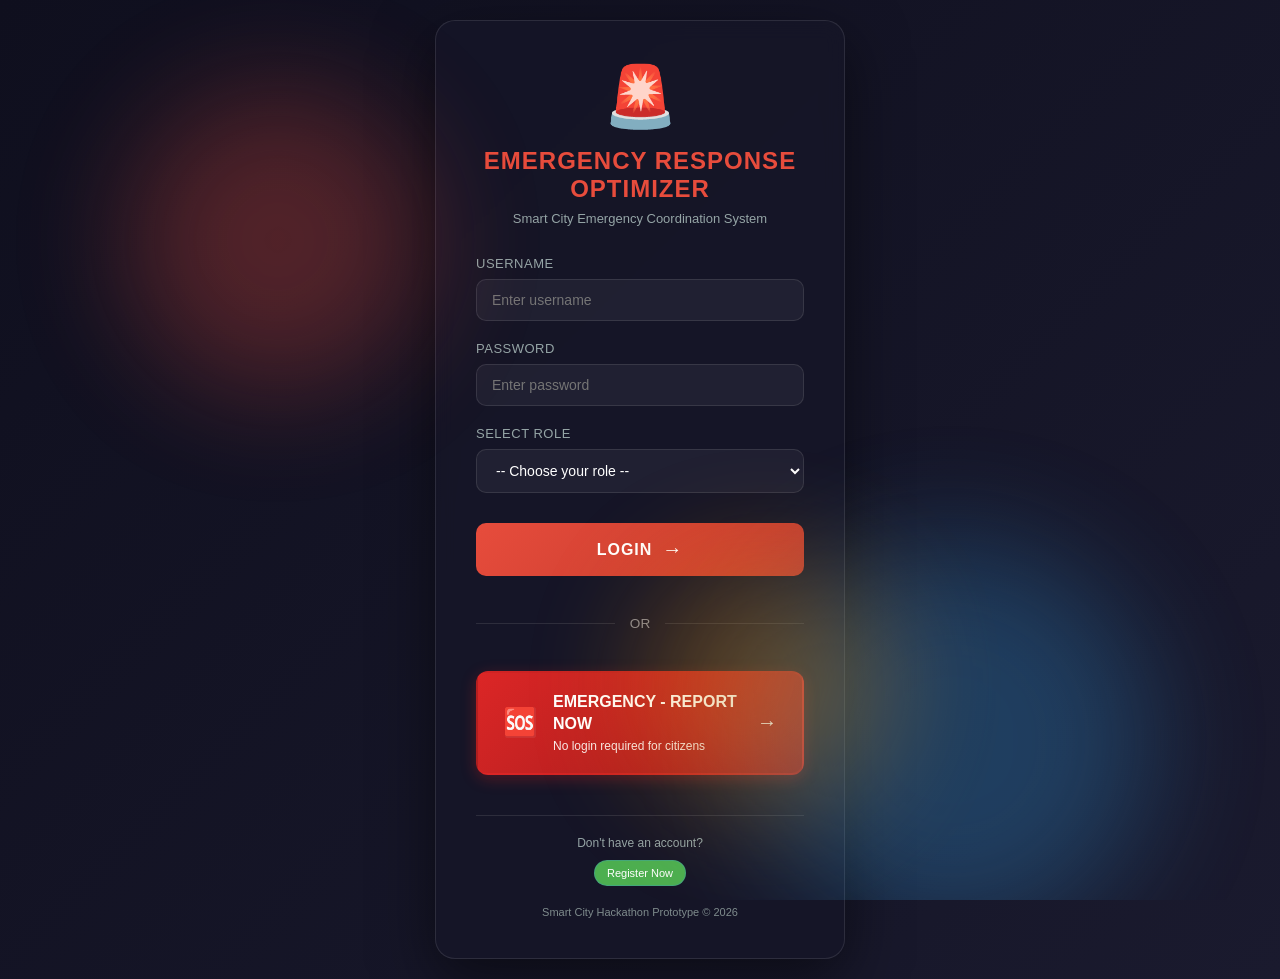
<file: index.html>
<!DOCTYPE html>
<html lang="en">
<head>
    <meta charset="UTF-8">
    <meta name="viewport" content="width=device-width, initial-scale=1.0">
    <title>ERO - Login</title>
    <link rel="stylesheet" href="style.css">
</head>
<body class="login-page">
    <!-- Login Container -->
    <div class="login-container">
        <!-- Background Animation -->
        <div class="login-bg">
            <div class="animated-circle circle-1"></div>
            <div class="animated-circle circle-2"></div>
            <div class="animated-circle circle-3"></div>
        </div>

        <!-- Login Box -->
        <div class="login-box">
            <!-- Logo & Title -->
            <div class="login-header">
                <div class="login-logo">🚨</div>
                <h1>Emergency Response Optimizer</h1>
                <p class="login-subtitle">Smart City Emergency Coordination System</p>
            </div>

            <!-- Login Form -->
            <form id="loginForm" class="login-form">
                <!-- Username -->
                <div class="form-group">
                    <label for="username">Username</label>
                    <input 
                        type="text" 
                        id="username" 
                        name="username" 
                        placeholder="Enter username"
                        required
                    >
                </div>

                <!-- Password -->
                <div class="form-group">
                    <label for="password">Password</label>
                    <input 
                        type="password" 
                        id="password" 
                        name="password" 
                        placeholder="Enter password"
                        required
                    >
                </div>

                <!-- Role Selection -->
                <div class="form-group">
                    <label for="role">Select Role</label>
                    <select id="role" name="role" required>
                        <option value="">-- Choose your role --</option>
                        <option value="CITIZEN">👤 Citizen</option>
                        <option value="AMBULANCE">🚑 Ambulance Driver</option>
                        <option value="TRAFFIC">👮 Traffic Police</option>
                        <option value="HOSPITAL">🏥 Hospital Staff</option>
                        <option value="CONTROL">🎛️ Admin</option>
                    </select>
                </div>

                <!-- Login Button -->
                <button type="submit" class="login-btn">
                    <span>LOGIN</span>
                    <span class="login-arrow">→</span>
                </button>

                <!-- Emergency Access Button (No Login Required) -->
                <div class="emergency-access-divider">
                    <span>OR</span>
                </div>
                <a href="dashboard.html?citizen=true" class="emergency-access-btn">
                    <span class="emergency-icon">🆘</span>
                    <div class="emergency-text">
                        <strong>EMERGENCY - REPORT NOW</strong>
                        <small>No login required for citizens</small>
                    </div>
                    <span class="emergency-arrow">→</span>
                </a>

                <!-- Quick Login Hints -->
                <div class="login-hints">
                    <p class="hint-title">Don't have an account?</p>
                    <div class="hints-grid">
                        <button type="button" onclick="showRegisterForm()" class="hint-badge" style="cursor: pointer; background: #4CAF50; color: white;">Register Now</button>
                    </div>
                </div>
            </form>

            <!-- Footer -->
            <div class="login-footer">
                <p>Smart City Hackathon Prototype © 2026</p>
            </div>
        </div>
    </div>

    <!-- Notification Toast -->
    <div id="notificationToast" class="notification-toast hidden"></div>

    <!-- Login Script -->
    <script>
        const API_BASE_URL = 'https://lifeline-qkav.onrender.com/api';
        
        // Show registration form
        function showRegisterForm() {
            const username = prompt('Enter username:');
            if (!username) return;
            
            const password = prompt('Enter password:');
            if (!password) return;
            
            const fullName = prompt('Enter full name:');
            if (!fullName) return;
            
            const phone = prompt('Enter phone number:');
            const email = prompt('Enter email (optional):') || '';
            
            const role = prompt('Enter role:\n1. ADMIN\n2. AMBULANCE_DRIVER\n3. HOSPITAL_STAFF\n4. TRAFFIC_POLICE\n5. CITIZEN\n\nEnter number (1-5):');
            
            const roleMap = {
                '1': 'CONTROL',
                '2': 'AMBULANCE', 
                '3': 'HOSPITAL',
                '4': 'TRAFFIC',
                '5': 'CITIZEN'
            };
            
            const selectedRole = roleMap[role];
            if (!selectedRole) {
                showNotification('Invalid role selection', true);
                return;
            }
            
            registerUser(username, password, fullName, phone, email, selectedRole);
        }
        
        // Register new user
        async function registerUser(username, password, fullName, phone, email, role) {
            try {
                showNotification('Creating account...', false);
                
                const response = await fetch(`${API_BASE_URL}/auth/register`, {
                    method: 'POST',
                    headers: {
                        'Content-Type': 'application/json'
                    },
                    body: JSON.stringify({
                        username: username,
                        password: password,
                        fullName: fullName,
                        phone: phone,
                        email: email,
                        role: role
                    })
                });
                
                if (!response.ok) {
                    const error = await response.json();
                    throw new Error(error.error || 'Registration failed');
                }
                
                showNotification('Registration successful! Please login.', false);
                
            } catch (error) {
                console.error('Registration failed:', error);
                showNotification('Registration failed: ' + error.message, true);
            }
        }
        
        // Login Form Handler
        document.getElementById('loginForm').addEventListener('submit', async function(e) {
            e.preventDefault();
            
            const username = document.getElementById('username').value.trim();
            const password = document.getElementById('password').value.trim();
            const role = document.getElementById('role').value;
            
            // Validation
            if (!username || !password || !role) {
                showNotification('Please fill all fields', true);
                return;
            }
            
            try {
                showNotification('Connecting to server... (may take 30-60 seconds on first request)', false);
                
                // Call backend login API with timeout
                const controller = new AbortController();
                const timeoutId = setTimeout(() => controller.abort(), 90000); // 90 second timeout
                
                const response = await fetch(`${API_BASE_URL}/auth/login`, {
                    method: 'POST',
                    headers: {
                        'Content-Type': 'application/json'
                    },
                    body: JSON.stringify({
                        username: username,
                        password: password
                    }),
                    signal: controller.signal
                });
                
                clearTimeout(timeoutId);
                
                if (!response.ok) {
                    const errorData = await response.json().catch(() => ({}));
                    throw new Error(errorData.error || 'Invalid credentials');
                }
                
                const data = await response.json();
                
                // Extract user info from response
                const user = data.user || data;
                const token = data.token;
                
                // Verify role matches
                const userRole = user.role || data.role;
                if (userRole !== role) {
                    showNotification(`Invalid role! This account is registered as ${userRole}`, true);
                    return;
                }
                
                // Map backend roles to dashboard roles
                const roleToDashboard = {
                    'CITIZEN': 'citizen',
                    'AMBULANCE': 'ambulance',
                    'HOSPITAL': 'hospital',
                    'TRAFFIC': 'traffic',
                    'CONTROL': 'control'
                };
                
                const dashboardRole = roleToDashboard[role] || role.toLowerCase();
                
                // Store user data in localStorage
                const userData = {
                    username: username,
                    role: dashboardRole,
                    token: token,
                    userId: user.id || data.userId,
                    fullName: user.fullName || user.full_name,
                    loginTime: new Date().toISOString()
                };
                
                localStorage.setItem('eroUser', JSON.stringify(userData));
                
                // Show success notification
                showNotification('Login successful! Redirecting...', false);
                
                // Redirect to dashboard after short delay
                setTimeout(() => {
                    window.location.href = 'dashboard.html';
                }, 1000);
                
            } catch (error) {
                console.error('Login failed:', error);
                if (error.name === 'AbortError') {
                    showNotification('Connection timeout. Backend server may be starting up. Please try again in 30 seconds.', true);
                } else {
                    showNotification('Login failed: ' + error.message, true);
                }
            }
        });
        
        // Notification function
        function showNotification(message, isError = false) {
            const toast = document.getElementById('notificationToast');
            toast.textContent = message;
            toast.className = 'notification-toast';
            
            if (isError) {
                toast.classList.add('error');
            }
            
            toast.classList.remove('hidden');
            
            setTimeout(() => {
                toast.classList.add('hidden');
            }, 3000);
        }
        
        // Clear any existing session on page load
        window.addEventListener('load', () => {
            // Optional: clear previous session
            // localStorage.removeItem('eroUser');
        });
    </script>
</body>
</html>
</file>
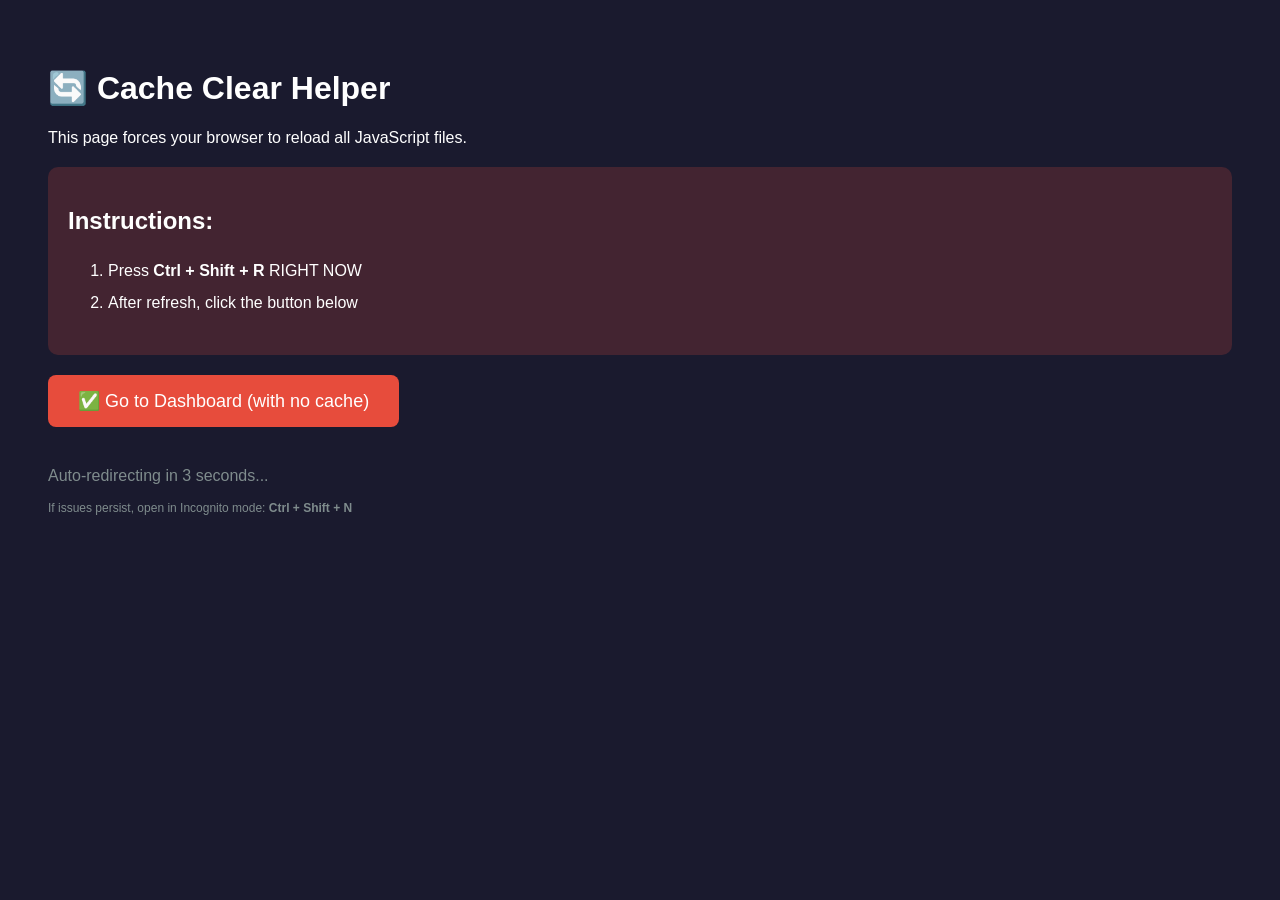
<file: backend/src/main/resources/static/refresh.html>
<!DOCTYPE html>
<html>
<head>
    <title>Force Refresh - ERO</title>
    <meta http-equiv="Cache-Control" content="no-cache, no-store, must-revalidate">
    <meta http-equiv="Pragma" content="no-cache">
    <meta http-equiv="Expires" content="0">
</head>
<body style="font-family: Arial; padding: 40px; background: #1a1a2e; color: #fff;">
    <h1>🔄 Cache Clear Helper</h1>
    <p>This page forces your browser to reload all JavaScript files.</p>
    <div style="background: rgba(231,76,60,0.2); padding: 20px; border-radius: 10px; margin: 20px 0;">
        <h2>Instructions:</h2>
        <ol style="line-height: 2;">
            <li>Press <strong>Ctrl + Shift + R</strong> RIGHT NOW</li>
            <li>After refresh, click the button below</li>
        </ol>
    </div>
    <button onclick="goToDashboard()" style="padding: 15px 30px; font-size: 18px; background: #e74c3c; color: white; border: none; border-radius: 8px; cursor: pointer;">
        ✅ Go to Dashboard (with no cache)
    </button>
    
    <script>
        function goToDashboard() {
            // Add timestamp to force no-cache
            const timestamp = new Date().getTime();
            window.location.href = `dashboard.html?v=${timestamp}`;
        }
        
        // Auto-redirect after 3 seconds if user doesn't click
        setTimeout(() => {
            console.log('Auto-redirecting...');
            goToDashboard();
        }, 3000);
    </script>
    
    <div style="margin-top: 40px; color: #7f8c8d;">
        <p>Auto-redirecting in 3 seconds...</p>
        <p style="font-size: 12px;">If issues persist, open in Incognito mode: <strong>Ctrl + Shift + N</strong></p>
    </div>
</body>
</html>
</file>
<file: style.css>
/* ========================================
   EMERGENCY RESPONSE OPTIMIZER - STYLES
   Role-Based Dashboard System
   ======================================== */

/* ========================================
   GLOBAL STYLES
   ======================================== */

* {
    margin: 0;
    padding: 0;
    box-sizing: border-box;
}

body {
    font-family: 'Segoe UI', Tahoma, Geneva, Verdana, sans-serif;
    background: linear-gradient(135deg, #0f0f1e 0%, #1a1a2e 100%);
    color: #ffffff;
    overflow-x: hidden;
}

/* ========================================
   LOGIN PAGE STYLES
   ======================================== */

.login-page {
    display: flex;
    align-items: center;
    justify-content: center;
    min-height: 100vh;
    position: relative;
    overflow: hidden;
}

.login-container {
    width: 100%;
    max-width: 450px;
    padding: 20px;
    position: relative;
    z-index: 2;
}

/* Animated Background */
.login-bg {
    position: fixed;
    top: 0;
    left: 0;
    width: 100%;
    height: 100%;
    z-index: 1;
    overflow: hidden;
}

.animated-circle {
    position: absolute;
    border-radius: 50%;
    filter: blur(60px);
    opacity: 0.3;
    animation: float 15s infinite ease-in-out;
}

.circle-1 {
    width: 300px;
    height: 300px;
    background: #e74c3c;
    top: 10%;
    left: 10%;
    animation-delay: 0s;
}

.circle-2 {
    width: 400px;
    height: 400px;
    background: #3498db;
    top: 60%;
    right: 10%;
    animation-delay: 5s;
}

.circle-3 {
    width: 250px;
    height: 250px;
    background: #f39c12;
    bottom: 10%;
    left: 50%;
    animation-delay: 10s;
}

@keyframes float {
    0%, 100% {
        transform: translate(0, 0) scale(1);
    }
    33% {
        transform: translate(50px, -50px) scale(1.1);
    }
    66% {
        transform: translate(-30px, 30px) scale(0.9);
    }
}

/* Login Box */
.login-box {
    background: rgba(22, 22, 40, 0.95);
    border-radius: 20px;
    padding: 40px;
    box-shadow: 0 20px 60px rgba(0, 0, 0, 0.5);
    backdrop-filter: blur(10px);
    border: 1px solid rgba(255, 255, 255, 0.1);
}

.login-header {
    text-align: center;
    margin-bottom: 30px;
}

.login-logo {
    font-size: 60px;
    margin-bottom: 15px;
    animation: pulse 2s infinite;
}

@keyframes pulse {
    0%, 100% {
        transform: scale(1);
    }
    50% {
        transform: scale(1.1);
    }
}

.login-header h1 {
    font-size: 24px;
    color: #e74c3c;
    margin-bottom: 8px;
    text-transform: uppercase;
    letter-spacing: 1px;
}

.login-subtitle {
    font-size: 13px;
    color: #95a5a6;
    font-weight: 300;
}

/* Login Form */
.login-form {
    display: flex;
    flex-direction: column;
    gap: 20px;
}

.form-group {
    display: flex;
    flex-direction: column;
    gap: 8px;
}

.form-group label {
    font-size: 13px;
    color: #95a5a6;
    font-weight: 500;
    text-transform: uppercase;
    letter-spacing: 0.5px;
}

.form-group input,
.form-group select {
    width: 100%;
    padding: 12px 15px;
    background: rgba(255, 255, 255, 0.05);
    border: 1px solid rgba(255, 255, 255, 0.1);
    border-radius: 10px;
    color: #ffffff;
    font-size: 14px;
    transition: all 0.3s ease;
}

.form-group input:focus,
.form-group select:focus {
    outline: none;
    border-color: #3498db;
    background: rgba(52, 152, 219, 0.1);
}

.form-group select option {
    background: #1a1a2e;
    color: #ffffff;
}

/* Login Button */
.login-btn {
    width: 100%;
    padding: 15px;
    background: linear-gradient(135deg, #e74c3c 0%, #c0392b 100%);
    border: none;
    border-radius: 10px;
    color: white;
    font-size: 16px;
    font-weight: bold;
    text-transform: uppercase;
    letter-spacing: 1px;
    cursor: pointer;
    display: flex;
    align-items: center;
    justify-content: center;
    gap: 10px;
    transition: all 0.3s ease;
    margin-top: 10px;
}

.login-btn:hover {
    transform: translateY(-2px);
    box-shadow: 0 10px 30px rgba(231, 76, 60, 0.4);
}

.login-btn:active {
    transform: translateY(0);
}

/* Emergency Access Section */
.emergency-access-divider {
    display: flex;
    align-items: center;
    text-align: center;
    margin: 20px 0;
    color: rgba(255, 255, 255, 0.5);
    font-size: 0.85rem;
    font-weight: 500;
}

.emergency-access-divider::before,
.emergency-access-divider::after {
    content: '';
    flex: 1;
    border-bottom: 1px solid rgba(255, 255, 255, 0.1);
}

.emergency-access-divider span {
    padding: 0 15px;
}

.emergency-access-btn {
    display: flex;
    align-items: center;
    gap: 15px;
    width: 100%;
    padding: 18px 25px;
    background: linear-gradient(135deg, #dc2626, #991b1b);
    border: 2px solid rgba(220, 38, 38, 0.3);
    border-radius: 12px;
    color: white;
    text-decoration: none;
    font-weight: 600;
    transition: all 0.3s ease;
    cursor: pointer;
    box-shadow: 0 4px 15px rgba(220, 38, 38, 0.3);
    animation: pulse-glow 2s ease-in-out infinite;
}

.emergency-access-btn:hover {
    background: linear-gradient(135deg, #ef4444, #dc2626);
    transform: translateY(-2px);
    box-shadow: 0 6px 25px rgba(220, 38, 38, 0.5);
}

.emergency-access-btn .emergency-icon {
    font-size: 28px;
    animation: pulse 1.5s ease-in-out infinite;
}

.emergency-access-btn .emergency-text {
    flex: 1;
    text-align: left;
    line-height: 1.4;
}

.emergency-access-btn .emergency-text strong {
    display: block;
    font-size: 1rem;
    margin-bottom: 2px;
}

.emergency-access-btn .emergency-text small {
    display: block;
    font-size: 0.75rem;
    opacity: 0.9;
    font-weight: 400;
}

.emergency-access-btn .emergency-arrow {
    font-size: 20px;
    font-weight: bold;
    transition: transform 0.3s ease;
}

.emergency-access-btn:hover .emergency-arrow {
    transform: translateX(5px);
}

@keyframes pulse-glow {
    0%, 100% {
        box-shadow: 0 4px 15px rgba(220, 38, 38, 0.3);
    }
    50% {
        box-shadow: 0 4px 25px rgba(220, 38, 38, 0.6);
    }
}

@keyframes pulse {
    0%, 100% {
        transform: scale(1);
    }
    50% {
        transform: scale(1.1);
    }
}

.login-arrow {
    font-size: 20px;
    transition: transform 0.3s ease;
}

.login-btn:hover .login-arrow {
    transform: translateX(5px);
}

/* Login Hints */
.login-hints {
    margin-top: 20px;
    padding-top: 20px;
    border-top: 1px solid rgba(255, 255, 255, 0.1);
}

.hint-title {
    font-size: 12px;
    color: #95a5a6;
    margin-bottom: 10px;
    text-align: center;
}

.hints-grid {
    display: flex;
    gap: 10px;
    flex-wrap: wrap;
    justify-content: center;
}

.hint-badge {
    padding: 6px 12px;
    background: rgba(52, 152, 219, 0.2);
    border: 1px solid rgba(52, 152, 219, 0.3);
    border-radius: 20px;
    font-size: 11px;
    color: #3498db;
}

.login-footer {
    margin-top: 20px;
    text-align: center;
}

.login-footer p {
    font-size: 11px;
    color: #7f8c8d;
}

/* ========================================
   DASHBOARD PAGE STYLES
   ======================================== */

.dashboard-page {
    display: flex;
    flex-direction: column;
    height: 100vh;
    overflow: hidden;
}

/* Top Navigation */
.top-nav {
    background: rgba(22, 22, 40, 0.98);
    padding: 15px 30px;
    display: flex;
    justify-content: space-between;
    align-items: center;
    border-bottom: 2px solid #e74c3c;
    box-shadow: 0 4px 20px rgba(231, 76, 60, 0.3);
    z-index: 1000;
}

.nav-left {
    display: flex;
    align-items: center;
    gap: 15px;
}

.nav-logo {
    font-size: 28px;
}

.nav-title {
    font-size: 18px;
    font-weight: bold;
    color: #e74c3c;
    text-transform: uppercase;
    letter-spacing: 1px;
}

.nav-right {
    display: flex;
    align-items: center;
    gap: 15px;
}

.user-badge {
    padding: 8px 15px;
    background: rgba(52, 152, 219, 0.2);
    border: 1px solid rgba(52, 152, 219, 0.4);
    border-radius: 20px;
    font-size: 12px;
    color: #3498db;
    text-transform: uppercase;
    font-weight: bold;
}

.user-name {
    font-size: 14px;
    color: #ecf0f1;
}

.logout-btn {
    padding: 8px 20px;
    background: rgba(231, 76, 60, 0.2);
    border: 1px solid rgba(231, 76, 60, 0.4);
    border-radius: 8px;
    color: #e74c3c;
    font-size: 13px;
    font-weight: bold;
    cursor: pointer;
    transition: all 0.3s ease;
}

.logout-btn:hover {
    background: rgba(231, 76, 60, 0.3);
    transform: translateY(-2px);
}

/* Dashboard Container */
.dashboard-container {
    flex: 1;
    position: relative;
    overflow: hidden;
    display: flex;
}

/* Shared Map Section */
.dashboard-container > .map-section {
    flex: 1;
    position: relative;
    background: #2c3e50;
}

.role-dashboard {
    position: absolute;
    right: 0;
    top: 0;
    height: 100%;
    z-index: 10;
}

.role-dashboard.hidden {
    display: none;
}

.dashboard-layout {
    display: flex;
    height: 100%;
}

#map {
    width: 100%;
    height: 100%;
}

/* SOS Button */
.sos-button {
    position: absolute;
    bottom: 40px;
    left: 50%;
    transform: translateX(-50%);
    width: 200px;
    height: 80px;
    background: linear-gradient(135deg, #e74c3c 0%, #c0392b 100%);
    border: none;
    border-radius: 50px;
    cursor: pointer;
    display: flex;
    align-items: center;
    justify-content: center;
    gap: 10px;
    box-shadow: 0 10px 40px rgba(231, 76, 60, 0.6);
    transition: all 0.3s ease;
    z-index: 1000;
}

.sos-button:hover {
    transform: translateX(-50%) scale(1.05);
    box-shadow: 0 15px 50px rgba(231, 76, 60, 0.8);
}

.sos-button:active {
    transform: translateX(-50%) scale(0.98);
}

.sos-button.active {
    animation: pulseButton 1s infinite;
}

.sos-icon {
    font-size: 32px;
}

.sos-text {
    font-size: 18px;
    font-weight: bold;
    color: white;
    text-transform: uppercase;
    letter-spacing: 1px;
}

@keyframes pulseButton {
    0%, 100% {
        box-shadow: 0 10px 40px rgba(231, 76, 60, 0.6);
    }
    50% {
        box-shadow: 0 10px 60px rgba(231, 76, 60, 1);
    }
}

/* Side Panel */
.side-panel {
    width: 400px;
    background: rgba(22, 22, 40, 0.98);
    border-left: 2px solid #34495e;
    padding: 20px;
    overflow-y: auto;
    display: flex;
    flex-direction: column;
    gap: 20px;
}

.control-panel {
    width: 450px;
}

.panel-title {
    font-size: 22px;
    color: #3498db;
    margin-bottom: 10px;
    text-transform: uppercase;
    letter-spacing: 1px;
}

/* Info Box */
.info-box {
    padding: 15px;
    background: rgba(52, 152, 219, 0.1);
    border: 1px solid rgba(52, 152, 219, 0.3);
    border-radius: 10px;
}

.info-text {
    font-size: 13px;
    color: #95a5a6;
    line-height: 1.6;
}

/* Status Cards */
.status-card {
    padding: 18px;
    background: rgba(255, 255, 255, 0.05);
    border: 1px solid rgba(255, 255, 255, 0.1);
    border-radius: 12px;
    transition: all 0.3s ease;
}

.status-card:hover {
    background: rgba(255, 255, 255, 0.08);
}

.status-card h3 {
    font-size: 16px;
    color: #3498db;
    margin-bottom: 15px;
    display: flex;
    align-items: center;
    gap: 8px;
}

.status-card.emergency-active {
    background: rgba(231, 76, 60, 0.1);
    border: 2px solid rgba(231, 76, 60, 0.5);
    animation: glowCard 2s infinite;
}

.status-card.emergency-active h3 {
    color: #e74c3c;
}

@keyframes glowCard {
    0%, 100% {
        box-shadow: 0 0 10px rgba(231, 76, 60, 0.3);
    }
    50% {
        box-shadow: 0 0 20px rgba(231, 76, 60, 0.6);
    }
}

.status-card.alert-card {
    background: rgba(241, 196, 15, 0.1);
    border: 1px solid rgba(241, 196, 15, 0.4);
}

.status-card.alert-card h3 {
    color: #f39c12;
}

/* Status Items */
.status-item {
    display: flex;
    justify-content: space-between;
    align-items: center;
    padding: 10px 0;
    border-bottom: 1px solid rgba(255, 255, 255, 0.05);
}

.status-item:last-child {
    border-bottom: none;
}

.status-item .label {
    font-size: 12px;
    color: #95a5a6;
}

.status-item .value {
    font-size: 14px;
    color: #ecf0f1;
    font-weight: 500;
}

.status-item .value.highlight {
    color: #2ecc71;
    font-weight: bold;
}

.status-item .value.status-live {
    color: #3498db;
    animation: blink2 2s infinite;
}

@keyframes blink2 {
    0%, 100% { opacity: 1; }
    50% { opacity: 0.5; }
}

/* Statistics Grid */
.stats-grid {
    display: grid;
    grid-template-columns: repeat(2, 1fr);
    gap: 12px;
}

.stat-card-small {
    padding: 15px;
    background: rgba(52, 152, 219, 0.1);
    border: 1px solid rgba(52, 152, 219, 0.3);
    border-radius: 10px;
    display: flex;
    align-items: center;
    gap: 12px;
    transition: all 0.3s ease;
}

.stat-card-small:hover {
    background: rgba(52, 152, 219, 0.2);
    transform: translateY(-2px);
}

.stat-card-small .stat-icon {
    font-size: 28px;
}

.stat-data {
    display: flex;
    flex-direction: column;
}

.stat-card-small .stat-value {
    font-size: 24px;
    font-weight: bold;
    color: #3498db;
}

.stat-card-small .stat-label {
    font-size: 11px;
    color: #95a5a6;
    text-transform: uppercase;
}

/* Status Toggle (Ambulance) */
.status-toggle-card {
    padding: 18px;
    background: rgba(255, 255, 255, 0.05);
    border: 1px solid rgba(255, 255, 255, 0.1);
    border-radius: 12px;
}

.status-toggle-card h3 {
    font-size: 16px;
    color: #3498db;
    margin-bottom: 15px;
}

.toggle-container {
    display: flex;
    justify-content: center;
}

.status-toggle-btn {
    padding: 15px 30px;
    border: none;
    border-radius: 50px;
    font-size: 16px;
    font-weight: bold;
    display: flex;
    align-items: center;
    gap: 10px;
    cursor: pointer;
    transition: all 0.3s ease;
}

.status-toggle-btn.available {
    background: linear-gradient(135deg, #2ecc71 0%, #27ae60 100%);
    color: white;
}

.status-toggle-btn.busy {
    background: linear-gradient(135deg, #e74c3c 0%, #c0392b 100%);
    color: white;
}

.toggle-indicator {
    width: 12px;
    height: 12px;
    background: white;
    border-radius: 50%;
    animation: pulseIndicator 1.5s infinite;
}

@keyframes pulseIndicator {
    0%, 100% { opacity: 1; transform: scale(1); }
    50% { opacity: 0.7; transform: scale(1.2); }
}

/* Countdown Card */
.countdown-card {
    padding: 20px;
    background: linear-gradient(135deg, rgba(46, 204, 113, 0.2) 0%, rgba(39, 174, 96, 0.1) 100%);
    border: 2px solid rgba(46, 204, 113, 0.4);
    border-radius: 12px;
    text-align: center;
}

.countdown-label {
    font-size: 12px;
    color: #95a5a6;
    text-transform: uppercase;
    margin-bottom: 10px;
}

.countdown-timer {
    font-size: 36px;
    font-weight: bold;
    color: #2ecc71;
    font-family: 'Courier New', monospace;
}

/* Junction List */
.junction-list {
    display: flex;
    flex-direction: column;
    gap: 10px;
}

.junction-item {
    padding: 12px;
    background: rgba(255, 255, 255, 0.03);
    border-radius: 8px;
    display: flex;
    justify-content: space-between;
    align-items: center;
}

.junction-name {
    font-size: 13px;
    color: #ecf0f1;
}

.junction-eta {
    font-size: 13px;
    color: #3498db;
    font-weight: bold;
}

/* Acknowledge Button */
.acknowledge-btn {
    width: 100%;
    padding: 12px;
    margin-top: 15px;
    background: #f39c12;
    border: none;
    border-radius: 8px;
    color: white;
    font-weight: bold;
    cursor: pointer;
    transition: all 0.3s ease;
}

.acknowledge-btn:hover {
    background: #e67e22;
    transform: scale(1.02);
}

.corridor-status {
    margin-top: 15px;
    padding: 12px;
    background: rgba(46, 204, 113, 0.2);
    border-radius: 8px;
    text-align: center;
    color: #2ecc71;
    font-weight: bold;
    animation: fadeIn 0.5s ease;
}

@keyframes fadeIn {
    from { opacity: 0; transform: translateY(-10px); }
    to { opacity: 1; transform: translateY(0); }
}

/* Bed Counter */
.bed-counter {
    display: flex;
    align-items: center;
    justify-content: space-between;
    padding: 15px;
    background: rgba(52, 152, 219, 0.1);
    border-radius: 10px;
}

.bed-count-display {
    display: flex;
    flex-direction: column;
    align-items: center;
}

.bed-count {
    font-size: 36px;
    font-weight: bold;
    color: #3498db;
}

.bed-label {
    font-size: 11px;
    color: #95a5a6;
    text-transform: uppercase;
}

.bed-controls {
    display: flex;
    gap: 10px;
}

.bed-btn {
    width: 40px;
    height: 40px;
    background: rgba(52, 152, 219, 0.3);
    border: 1px solid rgba(52, 152, 219, 0.5);
    border-radius: 50%;
    color: #3498db;
    font-size: 20px;
    font-weight: bold;
    cursor: pointer;
    transition: all 0.3s ease;
}

.bed-btn:hover {
    background: rgba(52, 152, 219, 0.5);
    transform: scale(1.1);
}

/* Case List & Emergency List */
.case-list,
.emergency-list,
.alert-history {
    display: flex;
    flex-direction: column;
    gap: 10px;
    max-height: 200px;
    overflow-y: auto;
}

.case-item,
.emergency-item,
.alert-item {
    padding: 12px;
    background: rgba(255, 255, 255, 0.05);
    border-left: 3px solid #3498db;
    border-radius: 6px;
    font-size: 12px;
}

.case-item .case-id,
.emergency-item .emergency-id {
    font-weight: bold;
    color: #3498db;
    margin-bottom: 5px;
}

.case-item .case-time,
.alert-item .alert-time {
    color: #95a5a6;
    font-size: 10px;
}

.empty-state {
    font-size: 13px;
    color: #7f8c8d;
    text-align: center;
    padding: 20px;
}

/* Analytics Grid */
.analytics-grid {
    display: grid;
    grid-template-columns: repeat(2, 1fr);
    gap: 15px;
}

.analytics-item {
    padding: 15px;
    background: rgba(52, 152, 219, 0.1);
    border-radius: 8px;
    display: flex;
    flex-direction: column;
    align-items: center;
    text-align: center;
}

.analytics-label {
    font-size: 11px;
    color: #95a5a6;
    margin-bottom: 8px;
    text-transform: uppercase;
}

.analytics-value {
    font-size: 24px;
    font-weight: bold;
    color: #3498db;
}

/* Reset Button */
.reset-btn {
    width: 100%;
    padding: 15px;
    background: #34495e;
    border: none;
    border-radius: 10px;
    color: white;
    font-weight: bold;
    cursor: pointer;
    transition: all 0.3s ease;
    text-transform: uppercase;
    letter-spacing: 1px;
}

.reset-btn:hover {
    background: #2c3e50;
    transform: translateY(-2px);
    box-shadow: 0 5px 15px rgba(0, 0, 0, 0.3);
}

/* Notification Toast */
.notification-toast {
    position: fixed;
    top: 100px;
    right: 30px;
    background: rgba(46, 204, 113, 0.95);
    color: white;
    padding: 15px 25px;
    border-radius: 10px;
    box-shadow: 0 5px 20px rgba(0, 0, 0, 0.3);
    z-index: 10000;
    animation: slideInRight 0.5s ease;
    max-width: 300px;
    font-size: 14px;
}

.notification-toast.error {
    background: rgba(231, 76, 60, 0.95);
}

@keyframes slideInRight {
    from {
        transform: translateX(400px);
        opacity: 0;
    }
    to {
        transform: translateX(0);
        opacity: 1;
    }
}

/* Hidden Class */
.hidden {
    display: none !important;
}

/* Scrollbar Styling */
.side-panel::-webkit-scrollbar,
.case-list::-webkit-scrollbar,
.emergency-list::-webkit-scrollbar,
.alert-history::-webkit-scrollbar {
    width: 6px;
}

.side-panel::-webkit-scrollbar-track,
.case-list::-webkit-scrollbar-track,
.emergency-list::-webkit-scrollbar-track,
.alert-history::-webkit-scrollbar-track {
    background: rgba(255, 255, 255, 0.05);
}

.side-panel::-webkit-scrollbar-thumb,
.case-list::-webkit-scrollbar-thumb,
.emergency-list::-webkit-scrollbar-thumb,
.alert-history::-webkit-scrollbar-thumb {
    background: rgba(52, 152, 219, 0.5);
    border-radius: 10px;
}

.side-panel::-webkit-scrollbar-thumb:hover,
.case-list::-webkit-scrollbar-thumb:hover,
.emergency-list::-webkit-scrollbar-thumb:hover,
.alert-history::-webkit-scrollbar-thumb:hover {
    background: rgba(52, 152, 219, 0.8);
}

/* Responsive Design */
@media (max-width: 1200px) {
    .side-panel {
        width: 350px;
    }
    
    .control-panel {
        width: 400px;
    }
}

@media (max-width: 900px) {
    .dashboard-layout {
        flex-direction: column;
    }
    
    .side-panel,
    .control-panel {
        width: 100%;
        max-height: 50vh;
        border-left: none;
        border-top: 2px solid #34495e;
    }
    
    .map-section,
    .map-section.full-map {
        height: 50vh;
    }
}

@media (max-width: 600px) {
    .login-box {
        padding: 30px 20px;
    }
    
    .nav-title {
        display: none;
    }
    
    .sos-button {
        width: 150px;
        height: 60px;
    }
    
    .sos-text {
        font-size: 14px;
    }
    
    .sos-icon {
        font-size: 24px;
    }
}

/* ========================================
   NEW FEATURES STYLES
   ======================================== */

/* Language Selector */
.language-selector {
    padding: 6px 12px;
    background: rgba(52, 152, 219, 0.15);
    border: 1px solid rgba(52, 152, 219, 0.3);
    border-radius: 6px;
    color: #3498db;
    font-size: 13px;
    cursor: pointer;
    transition: all 0.3s ease;
}

.language-selector:hover {
    background: rgba(52, 152, 219, 0.25);
    border-color: rgba(52, 152, 219, 0.5);
}

.language-selector option {
    background: #1a1a2e;
    color: #ecf0f1;
}

/* Points Display */
.points-display {
    padding: 6px 16px;
    background: linear-gradient(135deg, #f39c12 0%, #e67e22 100%);
    border-radius: 20px;
    font-size: 13px;
    font-weight: bold;
    color: #fff;
    box-shadow: 0 2px 10px rgba(243, 156, 18, 0.3);
}

/* Notification Button */
.notification-btn {
    position: relative;
    padding: 8px 12px;
    background: rgba(155, 89, 182, 0.2);
    border: 1px solid rgba(155, 89, 182, 0.3);
    border-radius: 8px;
    font-size: 20px;
    color: #9b59b6;
    cursor: pointer;
    transition: all 0.3s ease;
}

.notification-btn:hover {
    background: rgba(155, 89, 182, 0.3);
    transform: translateY(-2px);
}

.notification-badge {
    position: absolute;
    top: -5px;
    right: -5px;
    background: #e74c3c;
    color: white;
    font-size: 10px;
    font-weight: bold;
    padding: 2px 6px;
    border-radius: 10px;
    min-width: 18px;
    text-align: center;
}

/* Notification Panel */
.notification-panel {
    position: fixed;
    top: 70px;
    right: 20px;
    width: 350px;
    max-height: 300px;
    background: rgba(22, 22, 40, 0.98);
    border: 1px solid rgba(155, 89, 182, 0.4);
    border-radius: 12px;
    box-shadow: 0 8px 32px rgba(0, 0, 0, 0.4);
    z-index: 100;
    overflow: hidden;
    transition: all 0.3s ease;
}

.notification-panel.hidden {
    display: none;
}

.notification-header {
    padding: 15px 20px;
    background: rgba(155, 89, 182, 0.2);
    border-bottom: 1px solid rgba(155, 89, 182, 0.3);
    display: flex;
    justify-content: space-between;
    align-items: center;
}

.notification-header h3 {
    font-size: 16px;
    color: #9b59b6;
    margin: 0;
}

.notification-header button {
    padding: 5px 10px;
    background: rgba(52, 152, 219, 0.2);
    border: 1px solid rgba(52, 152, 219, 0.3);
    border-radius: 6px;
    color: #3498db;
    font-size: 12px;
    cursor: pointer;
    transition: all 0.3s ease;
}

.notification-header button:hover {
    background: rgba(52, 152, 219, 0.3);
}

.notifications-list {
    max-height: 250px;
    overflow-y: auto;
    padding: 10px;
}

.no-notifications {
    padding: 30px 20px;
    text-align: center;
    color: #7f8c8d;
    font-size: 14px;
}

.notification-item {
    display: flex;
    align-items: flex-start;
    gap: 12px;
    padding: 12px 15px;
    margin-bottom: 10px;
    background: rgba(255, 255, 255, 0.05);
    border-left: 3px solid #3498db;
    border-radius: 8px;
    cursor: pointer;
    transition: all 0.3s ease;
}

.notification-item:hover {
    background: rgba(255, 255, 255, 0.08);
    transform: translateX(3px);
}

.notification-item.unread {
    background: rgba(52, 152, 219, 0.1);
    border-left-color: #e74c3c;
}

.notification-item.read {
    opacity: 0.6;
}

.notification-icon {
    font-size: 24px;
    flex-shrink: 0;
}

.notification-content {
    flex: 1;
    min-width: 0;
}

.notification-title {
    font-size: 14px;
    font-weight: 600;
    color: #ecf0f1;
    margin-bottom: 4px;
}

.notification-message {
    font-size: 13px;
    color: #ecf0f1;
    margin-bottom: 5px;
}

.notification-time {
    font-size: 11px;
    color: #7f8c8d;
}

/* Toast Notifications */
.toast-notification {
    position: fixed;
    top: 80px;
    right: 20px;
    max-width: 350px;
    padding: 15px 20px;
    background: rgba(22, 22, 40, 0.98);
    border: 1px solid rgba(46, 204, 113, 0.5);
    border-left: 4px solid #2ecc71;
    border-radius: 8px;
    box-shadow: 0 4px 20px rgba(0, 0, 0, 0.3);
    z-index: 1001;
    animation: slideIn 0.3s ease, slideOut 0.3s ease 2.7s;
}

.toast-notification.error {
    border-color: rgba(231, 76, 60, 0.5);
    border-left-color: #e74c3c;
}

.toast-notification.info {
    border-color: rgba(52, 152, 219, 0.5);
    border-left-color: #3498db;
}

@keyframes slideIn {
    from {
        transform: translateX(400px);
        opacity: 0;
    }
    to {
        transform: translateX(0);
        opacity: 1;
    }
}

@keyframes slideOut {
    from {
        transform: translateX(0);
        opacity: 1;
    }
    to {
        transform: translateX(400px);
        opacity: 0;
    }
}

/* Chatbot Styles */
.chatbot-float-btn {
    position: fixed;
    bottom: 30px;
    right: 30px;
    width: 60px;
    height: 60px;
    background: linear-gradient(135deg, #e74c3c 0%, #c0392b 100%);
    border: none;
    border-radius: 50%;
    font-size: 28px;
    color: white;
    cursor: pointer;
    box-shadow: 0 4px 20px rgba(231, 76, 60, 0.4);
    transition: all 0.3s ease;
    z-index: 998;
}

.chatbot-float-btn:hover {
    transform: scale(1.1);
    box-shadow: 0 6px 30px rgba(231, 76, 60, 0.6);
}

.chatbot-float-btn.hidden {
    display: none;
}

.chatbot-container {
    position: fixed;
    bottom: 100px;
    right: 30px;
    width: 380px;
    height: 500px;
    background: rgba(22, 22, 40, 0.98);
    border: 1px solid rgba(231, 76, 60, 0.4);
    border-radius: 15px;
    box-shadow: 0 8px 32px rgba(0, 0, 0, 0.4);
    display: flex;
    flex-direction: column;
    z-index: 999;
    overflow: hidden;
}

.chatbot-container.hidden {
    display: none;
}

.chatbot-header {
    padding: 15px 20px;
    background: linear-gradient(135deg, #e74c3c 0%, #c0392b 100%);
    color: white;
    display: flex;
    justify-content: space-between;
    align-items: center;
}

.chatbot-header h3 {
    font-size: 16px;
    margin: 0;
}

.chatbot-header button {
    background: none;
    border: none;
    color: white;
    font-size: 18px;
    cursor: pointer;
    padding: 0;
    width: 25px;
    height: 25px;
    display: flex;
    align-items: center;
    justify-content: center;
}

.chatbot-messages {
    flex: 1;
    padding: 20px;
    overflow-y: auto;
    display: flex;
    flex-direction: column;
    gap: 10px;
}

.chat-message {
    padding: 10px 15px;
    border-radius: 10px;
    max-width: 80%;
    word-wrap: break-word;
}

.chat-message.user {
    background: linear-gradient(135deg, #3498db 0%, #2980b9 100%);
    color: white;
    align-self: flex-end;
    margin-left: auto;
}

.chat-message.bot {
    background: rgba(255, 255, 255, 0.08);
    color: #ecf0f1;
    align-self: flex-start;
    border: 1px solid rgba(255, 255, 255, 0.1);
}

.chatbot-input {
    padding: 15px;
    background: rgba(255, 255, 255, 0.05);
    border-top: 1px solid rgba(255, 255, 255, 0.1);
    display: flex;
    gap: 10px;
}

.chatbot-input input {
    flex: 1;
    padding: 10px 15px;
    background: rgba(255, 255, 255, 0.08);
    border: 1px solid rgba(255, 255, 255, 0.1);
    border-radius: 8px;
    color: #ecf0f1;
    font-size: 14px;
}

.chatbot-input input:focus {
    outline: none;
    border-color: rgba(231, 76, 60, 0.5);
}

.chatbot-input button {
    padding: 10px 20px;
    background: linear-gradient(135deg, #e74c3c 0%, #c0392b 100%);
    border: none;
    border-radius: 8px;
    color: white;
    font-weight: bold;
    cursor: pointer;
    transition: all 0.3s ease;
}

.chatbot-input button:hover {
    transform: translateY(-2px);
    box-shadow: 0 4px 15px rgba(231, 76, 60, 0.4);
}

/* Leaderboard Styles */
.leaderboard-list {
    display: flex;
    flex-direction: column;
    gap: 10px;
    max-height: 300px;
    overflow-y: auto;
}

.leaderboard-entry {
    display: flex;
    align-items: center;
    justify-content: space-between;
    padding: 10px 15px;
    background: rgba(255, 255, 255, 0.05);
    border-radius: 8px;
    border-left: 3px solid #f39c12;
    transition: all 0.3s ease;
}

.leaderboard-entry:hover {
    background: rgba(255, 255, 255, 0.08);
    transform: translateX(5px);
}

.leaderboard-entry.rank-1 {
    border-left-color: #f1c40f;
    background: rgba(241, 196, 15, 0.1);
}

.leaderboard-entry.rank-2 {
    border-left-color: #95a5a6;
    background: rgba(149, 165, 166, 0.1);
}

.leaderboard-entry.rank-3 {
    border-left-color: #cd7f32;
    background: rgba(205, 127, 50, 0.1);
}

.leaderboard-rank {
    font-size: 18px;
    font-weight: bold;
    color: #f39c12;
    min-width: 30px;
}

.leaderboard-name {
    flex: 1;
    font-size: 14px;
    color: #ecf0f1;
    margin-left: 10px;
}

.leaderboard-points {
    font-size: 14px;
    font-weight: bold;
    color: #f39c12;
}

/* History Styles */
.history-list {
    display: flex;
    flex-direction: column;
    gap: 10px;
    max-height: 300px;
    overflow-y: auto;
}

.history-item {
    padding: 12px 15px;
    background: rgba(255, 255, 255, 0.05);
    border-left: 3px solid #3498db;
    border-radius: 8px;
    transition: all 0.3s ease;
}

.history-item:hover {
    background: rgba(255, 255, 255, 0.08);
    transform: translateX(5px);
}

.history-item.completed {
    border-left-color: #2ecc71;
}

.history-item.cancelled {
    border-left-color: #e74c3c;
}

.history-date {
    font-size: 11px;
    color: #7f8c8d;
    margin-bottom: 5px;
}

.history-details {
    font-size: 13px;
    color: #ecf0f1;
}

.history-status {
    display: inline-block;
    padding: 2px 8px;
    border-radius: 4px;
    font-size: 11px;
    font-weight: bold;
    margin-top: 5px;
}

.history-status.completed {
    background: rgba(46, 204, 113, 0.2);
    color: #2ecc71;
}

.history-status.cancelled {
    background: rgba(231, 76, 60, 0.2);
    color: #e74c3c;
}

/* Empty State */
.empty-state {
    text-align: center;
    color: #7f8c8d;
    font-size: 13px;
    padding: 20px;
}

/* Scrollbar Styling */
.notifications-list::-webkit-scrollbar,
.chatbot-messages::-webkit-scrollbar,
.leaderboard-list::-webkit-scrollbar,
.history-list::-webkit-scrollbar {
    width: 6px;
}

.notifications-list::-webkit-scrollbar-track,
.chatbot-messages::-webkit-scrollbar-track,
.leaderboard-list::-webkit-scrollbar-track,
.history-list::-webkit-scrollbar-track {
    background: rgba(255, 255, 255, 0.05);
    border-radius: 10px;
}

.notifications-list::-webkit-scrollbar-thumb,
.chatbot-messages::-webkit-scrollbar-thumb,
.leaderboard-list::-webkit-scrollbar-thumb,
.history-list::-webkit-scrollbar-thumb {
    background: rgba(231, 76, 60, 0.5);
    border-radius: 10px;
}

.notifications-list::-webkit-scrollbar-thumb:hover,
.chatbot-messages::-webkit-scrollbar-thumb:hover,
.leaderboard-list::-webkit-scrollbar-thumb:hover,
.history-list::-webkit-scrollbar-thumb:hover {
    background: rgba(231, 76, 60, 0.7);
}

/* ========================================
   EMERGENCY FORM MODAL
   ======================================== */

.modal {
    position: fixed;
    top: 0;
    left: 0;
    width: 100%;
    height: 100%;
    background: rgba(0, 0, 0, 0.7);
    display: flex;
    align-items: center;
    justify-content: center;
    z-index: 10000;
    backdrop-filter: blur(5px);
}

.modal.hidden {
    display: none;
}

.modal-content {
    background: linear-gradient(135deg, #2c3e50 0%, #34495e 100%);
    border-radius: 20px;
    padding: 30px;
    max-width: 600px;
    width: 90%;
    max-height: 90vh;
    overflow-y: auto;
    box-shadow: 0 20px 60px rgba(0, 0, 0, 0.5);
    animation: modalSlideIn 0.3s ease-out;
}

@keyframes modalSlideIn {
    from {
        opacity: 0;
        transform: translateY(-50px) scale(0.9);
    }
    to {
        opacity: 1;
        transform: translateY(0) scale(1);
    }
}

.modal-header {
    display: flex;
    justify-content: space-between;
    align-items: center;
    margin-bottom: 25px;
    padding-bottom: 15px;
    border-bottom: 2px solid rgba(231, 76, 60, 0.3);
}

.modal-header h2 {
    color: #e74c3c;
    margin: 0;
    font-size: 24px;
    font-weight: 700;
}

.modal-close {
    background: none;
    border: none;
    color: #ecf0f1;
    font-size: 32px;
    cursor: pointer;
    padding: 0;
    width: 35px;
    height: 35px;
    display: flex;
    align-items: center;
    justify-content: center;
    border-radius: 50%;
    transition: all 0.3s ease;
}

.modal-close:hover {
    background: rgba(231, 76, 60, 0.2);
    transform: rotate(90deg);
}

.emergency-form .form-row {
    display: grid;
    grid-template-columns: 1fr 1fr;
    gap: 15px;
    margin-bottom: 15px;
}

.emergency-form .form-group {
    display: flex;
    flex-direction: column;
}

.emergency-form label {
    color: #ecf0f1;
    font-size: 14px;
    margin-bottom: 8px;
    font-weight: 600;
}

.emergency-form input,
.emergency-form select,
.emergency-form textarea {
    padding: 12px 15px;
    border-radius: 10px;
    border: 2px solid rgba(255, 255, 255, 0.1);
    background: rgba(255, 255, 255, 0.05);
    color: white;
    font-size: 14px;
    transition: all 0.3s ease;
}

.emergency-form input:focus,
.emergency-form select:focus,
.emergency-form textarea:focus {
    outline: none;
    border-color: #e74c3c;
    background: rgba(255, 255, 255, 0.1);
}

.emergency-form textarea {
    resize: vertical;
    font-family: inherit;
}

.quick-location-buttons {
    display: flex;
    gap: 10px;
    margin: 15px 0;
    flex-wrap: wrap;
}

.quick-btn {
    flex: 1;
    min-width: 150px;
    padding: 10px 15px;
    background: linear-gradient(135deg, #3498db 0%, #2980b9 100%);
    color: white;
    border: none;
    border-radius: 10px;
    font-size: 13px;
    font-weight: 600;
    cursor: pointer;
    transition: all 0.3s ease;
}

.quick-btn:hover {
    transform: translateY(-2px);
    box-shadow: 0 5px 15px rgba(52, 152, 219, 0.3);
}

.form-actions {
    display: flex;
    gap: 15px;
    margin-top: 25px;
}

.btn-cancel,
.btn-submit {
    flex: 1;
    padding: 14px 20px;
    border: none;
    border-radius: 10px;
    font-size: 16px;
    font-weight: 700;
    cursor: pointer;
    transition: all 0.3s ease;
}

.btn-cancel {
    background: rgba(255, 255, 255, 0.1);
    color: #ecf0f1;
}

.btn-cancel:hover {
    background: rgba(255, 255, 255, 0.2);
}

.btn-submit {
    background: linear-gradient(135deg, #e74c3c 0%, #c0392b 100%);
    color: white;
}

.btn-submit:hover {
    transform: translateY(-2px);
    box-shadow: 0 8px 20px rgba(231, 76, 60, 0.4);
}

/* Mobile Responsive */
@media (max-width: 768px) {
    .emergency-form .form-row {
        grid-template-columns: 1fr;
    }
    
    .quick-location-buttons {
        flex-direction: column;
    }
    
    .quick-btn {
        min-width: 100%;
    }
}
</file>
